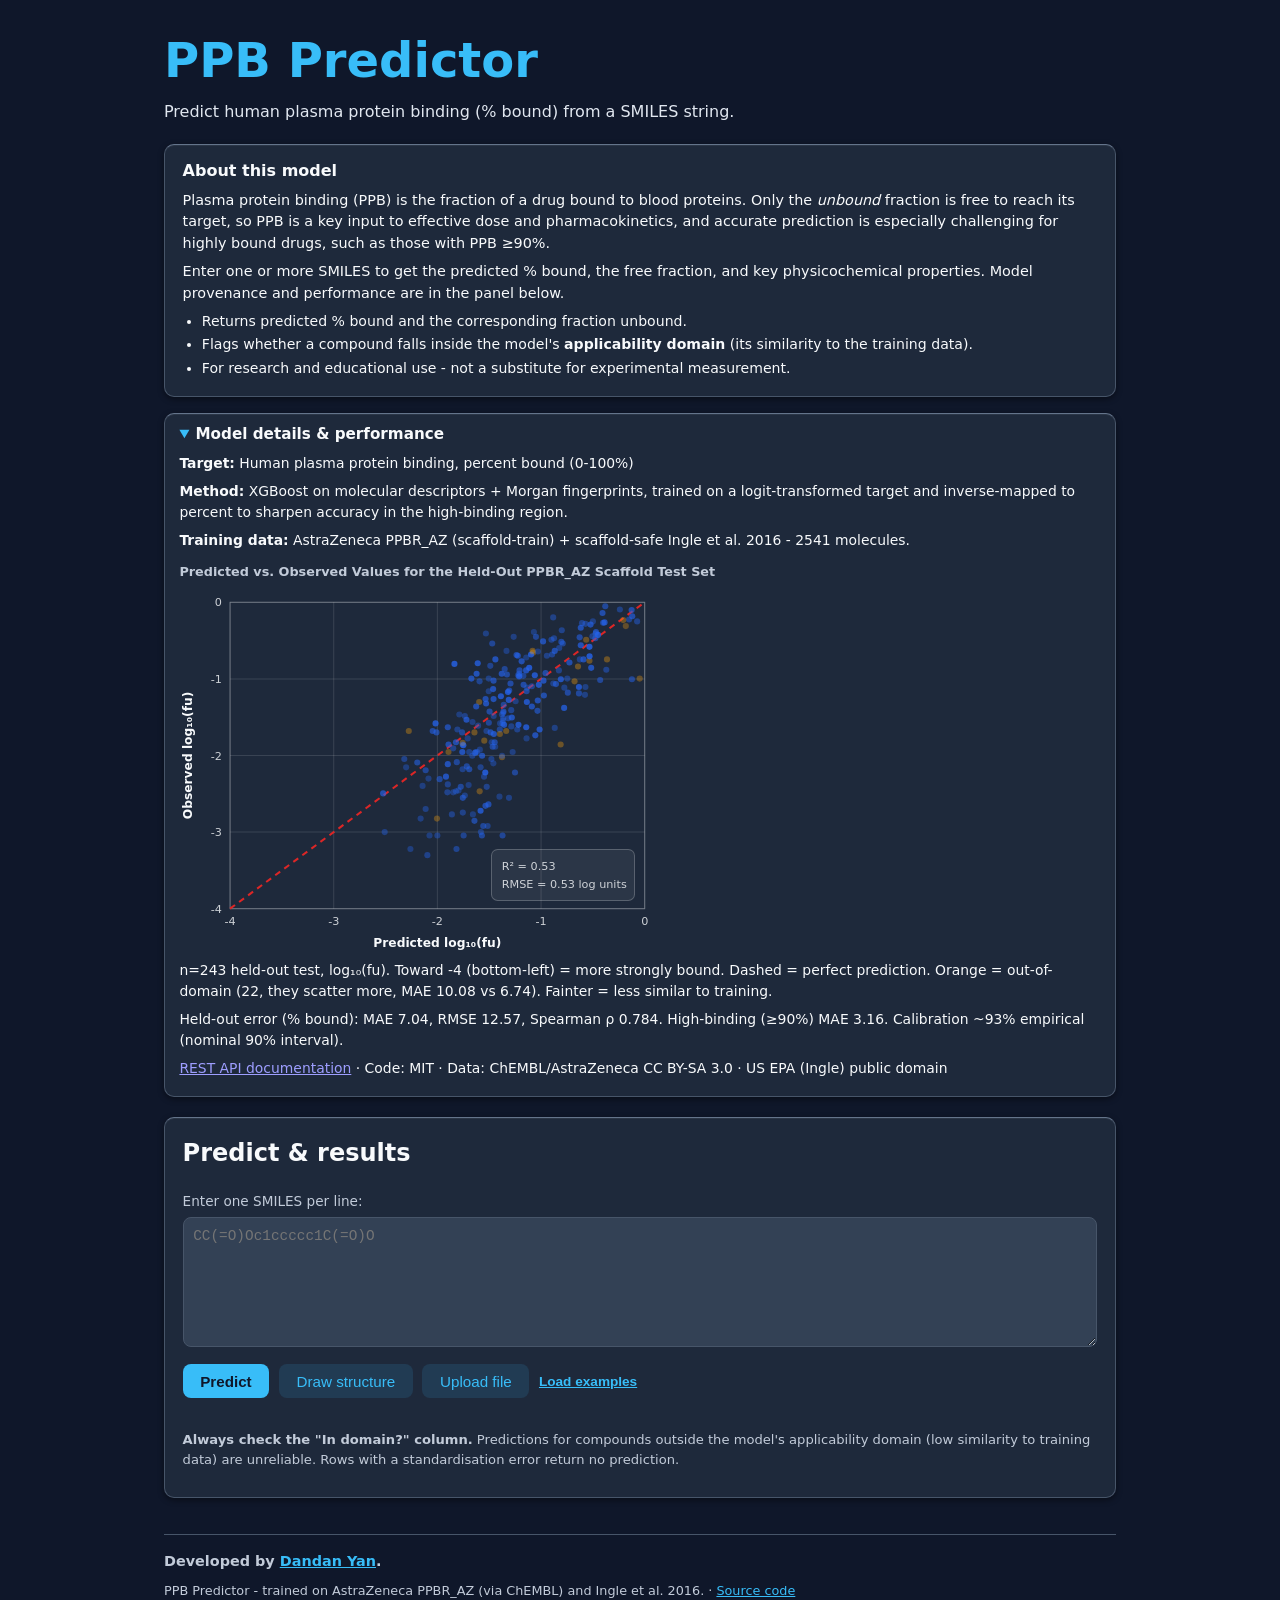
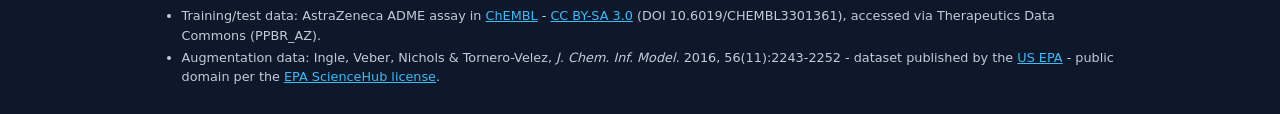
<file: docs/index.html>
<!doctype html>
<html lang="en">
<head>
<meta charset="utf-8" />
<meta name="viewport" content="width=device-width, initial-scale=1" />
<title>PPB Predictor - Plasma Protein Binding from SMILES</title>
<link rel="icon" type="image/svg+xml" href="favicon.svg" />
<link rel="stylesheet" href="styles.css" />
</head>
<body>
  <h1>PPB Predictor</h1>
  <p class="sub">Predict human plasma protein binding (% bound) from a SMILES string.</p>

  <section class="panel intro">
    <h2>About this model</h2>
    <p>Plasma protein binding (PPB) is the fraction of a drug bound to blood
      proteins. Only the <em>unbound</em> fraction is free to reach its target,
      so PPB is a key input to effective dose and pharmacokinetics, and accurate prediction is especially challenging for highly bound drugs, such as those with PPB ≥90%.</p>
    <p>Enter one or more SMILES to get the predicted % bound, the free fraction,
      and key physicochemical properties. Model provenance and performance are in
      the panel below.</p>
    <ul>
      <li>Returns predicted % bound and the corresponding fraction unbound.</li>
      <li>Flags whether a compound falls inside the model's <strong>applicability
        domain</strong> (its similarity to the training data).</li>
      <li>For research and educational use - not a substitute for experimental
        measurement.</li>
    </ul>
  </section>

  <details class="panel card" open>
    <summary>Model details &amp; performance</summary>
    <div id="modelinfo"><p class="sub">Loading model details…</p></div>
  </details>

  <section class="panel predict">
  <h2 class="panel-title">Predict &amp; results</h2>
  <label for="input" class="input-label">Enter one SMILES per line:</label>
  <textarea id="input" spellcheck="false" placeholder="CC(=O)Oc1ccccc1C(=O)O"></textarea>
  <div class="row">
    <button id="go">Predict</button>
    <button class="secondary" id="draw" type="button">Draw structure</button>
    <button class="secondary" id="upload" type="button">Upload file</button>
    <button class="link" id="example" type="button">Load examples</button>
    <input id="file" type="file" accept=".smi,.csv,.txt" hidden />
    <span id="status" class="sub"></span>
  </div>

  <div class="sketcher" id="sketcher" style="display:none">
    <div id="jsme_container"></div>
    <div class="row" style="margin:.5rem 0 0">
      <button class="secondary" id="insert" type="button">Insert SMILES ↑</button>
      <span class="sub">Draw a molecule, then insert it into the box above.</span>
    </div>
  </div>

  <div id="error" class="err"></div>

  <div class="toolbar" id="toolbar" style="display:none">
    <button class="secondary" id="csv" type="button">Download CSV</button>
    <span id="status2" class="sub"></span>
  </div>
  <div class="results-wrap"><div id="results"></div></div>
  <details class="legend" id="legend" style="display:none">
    <summary>Column guide</summary>
    <div class="legend-body">
      <b>PPB (% bound)</b>: predicted % bound, banded Low: <70%, Moderate: 70%-90%, High: ≥90%.
      <b>Unbound (%)</b>: 100-PPB.
      <b>MW</b>: mol. weight. <b>LogP</b>: lipophilicity (key PPB driver). <b>TPSA</b>: polar surface area (Å²).
      <b>Max train similarity</b>: Tanimoto (0-1) to nearest training compound.
      <b>In domain?</b>: clears the applicability domain threshold.
      <b>Status</b>: SMILES standardisation result - <code>ok</code> means a prediction was produced, any other value means the input could not be processed and returns no prediction.
    </div>
  </details>

  <p class="note">
    <strong>Always check the "In domain?" column.</strong> Predictions for compounds
    outside the model's applicability domain (low similarity to training data) are
    unreliable. Rows with a standardisation error return no prediction.
  </p>
  </section>

  <footer id="footer" class="panel foot">
    <p class="dev">Developed by
      <a href="https://www.linkedin.com/in/dandan-yan-777ai/" target="_blank" rel="noopener">Dandan Yan</a>.</p>
    <span id="provenance"></span>
  </footer>

<script src="app.js"></script>
<script type="text/javascript" src="https://jsme-editor.github.io/dist/jsme/jsme.nocache.js"></script>
<!-- Cloudflare Web Analytics -->
<script type='module' src='https://static.cloudflareinsights.com/beacon.min.js' data-cf-beacon='{"token": "2940bee4b55f4f23aeaefc09f443183b"}'></script>
<!-- End Cloudflare Web Analytics -->
</body>
</html>
</file>
<file: docs/styles.css>
/* Force the dark theme for every visitor (ignore the OS/browser light preference)
   so the app always renders with the dark canvas and light text. */
/* Refined dark palette: a dark slate canvas (not pure black), off-white text
   (not pure #fff), layered surfaces for elevation, and desaturated/lightened
   accents so nothing glows against the dark background. */
:root {
  color-scheme: dark;
  --bg:          #0F172A;                 /* page canvas - slate 900 */
  --surface:     #1E293B;                 /* raised panels / cards - slate 800 */
  --surface-2:   #334155;                 /* nested surfaces / inputs / hover - slate 700 */
  --edge:        #475569;                 /* borders & dividers - slate 600 */
  --edge-hi:     #64748B;                 /* light-catch on the top edge of cards - slate 500 */
  --text:        #F8FAFC;                 /* primary text - slate 50 */
  --text-2:      #E1E7F0;                 /* secondary text - brightened slate to stay above muted */
  --muted:       #C2CBD9;                 /* muted / label text - lightened slate for readability */
  --accent:      #38BDF8;                 /* links, headings, accents - sky 400 */
  --accent-hover:#0EA5E9;                 /* accent hover / active - sky 500 */
  --accent-tint: rgba(56,189,248,.12);    /* faint accent surfaces */
  --success:     #22C55E;                 /* green 500 */
  --warning:     #F59E0B;                 /* amber 500 */
  --error:       #EF4444;                 /* red 500 */
  /* Depth: a drop shadow to lift cards off the canvas, plus a 1px inset top
     highlight so light appears to catch the top edge of each raised surface. */
  --card-shadow: 0 2px 6px rgba(0,0,0,.45), inset 0 1px 0 rgba(255,255,255,.06);
}
* { box-sizing: border-box; }
body { font-family: system-ui, -apple-system, Segoe UI, Roboto, sans-serif;
       max-width: 1000px; margin: 0 auto; padding: 1.5rem; line-height: 1.5;
       background: var(--bg); color: var(--text); }
h1 {color: var(--accent); margin: 0 0 .25rem; font-size: 3.0rem; }
p.sub { color: var(--text-2); margin: 0 0 1.25rem; }
.input-label { display: block; color: var(--muted); font-size: .85rem; margin-bottom: .35rem; }
textarea { width: 100%; min-height: 130px; font-family: ui-monospace, monospace;
           font-size: .9rem; padding: .6rem; border: 1px solid var(--edge); border-radius: 8px;
           background: var(--surface-2); color: var(--text); }
.row { display: flex; gap: .6rem; align-items: center; flex-wrap: wrap; margin: .6rem 0 1rem; }
button { background: var(--accent); color: var(--bg); border: 0; border-radius: 8px;
         padding: .55rem 1.1rem; font-size: .95rem; cursor: pointer; font-weight: 600; }
button:not(.secondary):not(.link):not(:disabled):hover { background: var(--accent-hover); }
button.secondary { background: var(--accent-tint); color: var(--accent); font-weight: 500; }
button.secondary:not(:disabled):hover { background: rgba(56,189,248,.2); }
button:disabled { opacity: .6; cursor: default; }
/* Prominent "working" state on the Predict button while a request is in flight:
   a spinner, full opacity (overrides the dimmed disabled look), and a soft pulse. */
@keyframes ppb-spin { to { transform: rotate(360deg); } }
@keyframes ppb-pulse { 0%,100% { box-shadow: 0 0 0 0 rgba(56,189,248,.5); }
                       50% { box-shadow: 0 0 0 6px rgba(56,189,248,0); } }
button.loading, button.loading:disabled {
  opacity: 1; cursor: progress; padding-left: 2.5rem;
  animation: ppb-pulse 1.3s ease-in-out infinite; }
button.loading::before {
  content: ""; position: absolute; left: 1.05rem; top: 50%;
  width: .95rem; height: .95rem; margin-top: -.5rem; box-sizing: border-box;
  border: 2px solid rgba(15,23,42,.35); border-top-color: var(--bg);
  border-radius: 50%; animation: ppb-spin .7s linear infinite; }
button { position: relative; }
.link { background: none; color: var(--accent); padding: 0; font-size: .85rem; text-decoration: underline; }
.results-wrap { overflow-x: auto; }
table { border-collapse: collapse; width: 100%; font-size: .85rem; margin-top: 1rem; }
th, td { border: 1px solid var(--edge); padding: .4rem .5rem; text-align: left; white-space: nowrap; }
th { background: rgba(127,127,127,.08); cursor: help; }
td.smiles { font-family: ui-monospace, monospace; max-width: 220px;
            overflow: hidden; text-overflow: ellipsis; }
td.struct { padding: 2px; }
/* RDKit draws the skeleton in black on a transparent background, which vanishes
   in dark mode - pin a white surface so structures stay legible in both themes. */
td.struct svg { display: block; width: 120px; height: 80px;
                background: #fff; border-radius: 4px; }
td.num { text-align: right; font-variant-numeric: tabular-nums; }
th.driver, td.driver { background: var(--accent-tint); }
td.driver { font-weight: 600; color: var(--accent); }
.pill { display: inline-block; padding: .1rem .5rem; border-radius: 999px; font-size: .74rem; font-weight: 600; }
.in { background: rgba(34,197,94,.15); color: var(--success); }
.out { background: rgba(239,68,68,.15); color: var(--error); }
.bad { background: rgba(245,158,11,.15); color: var(--warning); }
.b-high { background: rgba(239,68,68,.15); color: var(--error); }
.b-mod  { background: rgba(245,158,11,.15); color: var(--warning); }
.b-low  { background: var(--accent-tint); color: var(--accent); }
.note { color: var(--muted); font-size: .82rem; margin-top: 1rem; }
.err { color: var(--error); font-size: .9rem; }
.intro, .predict { background: var(--surface); border: 1px solid var(--edge);
         border-top-color: var(--edge-hi); box-shadow: var(--card-shadow);
         border-radius: 10px; padding: .9rem 1.1rem; margin: 0 0 1rem; }
.predict { margin: 0 0 1.25rem; }
.predict .panel-title { margin-top: .2rem; }
.intro h2 { font-size: 1rem; margin: 0 0 .4rem; }
.intro p { margin: .4rem 0; font-size: .9rem; }
.intro ul { margin: .4rem 0 0; padding-left: 1.2rem; font-size: .88rem; }
.intro li { margin: .15rem 0; }
details.card { background: var(--surface); border: 1px solid var(--edge);
               border-top-color: var(--edge-hi); box-shadow: var(--card-shadow);
               border-radius: 10px; padding: .6rem .9rem; margin: 0 0 1.25rem; }
details.card summary { cursor: pointer; font-weight: 600; font-size: .95rem; }
/* Blue disclosure triangles so the expandable panels read as clickable. */
details.card summary::marker,
.legend summary::marker { color: var(--accent); }
details.card summary::-webkit-details-marker,
.legend summary::-webkit-details-marker { color: var(--accent); }
details.card p { margin: .45rem 0; font-size: .87rem; }
.perf { margin: .6rem 0 .2rem; }
.perf h4 { margin: .7rem 0 .35rem; font-size: .8rem; color: var(--muted); font-weight: 600; }
#parity { margin: .4rem 0 .2rem; }
svg.parity { width: 100%; max-width: 480px; height: auto; display: block; }
.legend { margin-top: .7rem; font-size: .8rem;}
.legend summary { cursor: pointer; font-weight: 600; }
.legend-body { margin-top: .4rem; }
.legend b { color: inherit; font-weight: 600; }
.sketcher { margin: 0 0 1rem; }
#jsme_container { border: 1px solid var(--edge); border-radius: 8px; width: 380px; max-width: 100%; }
.toolbar { display: flex; gap: .5rem; align-items: center; margin-top: 1rem; }
footer { margin-top: 2.25rem; border-top: 1px solid var(--edge);
         padding-top: 1rem; font-size: .8rem; color: var(--muted); }
footer a { color: var(--accent); }
.dev { margin: 0 0 .5rem; font-size: .9rem; font-weight: 600; color: inherit; }
.credits { margin: .4rem 0 0; padding-left: 1.1rem; }
.credits li { margin: .2rem 0; }
</file>
